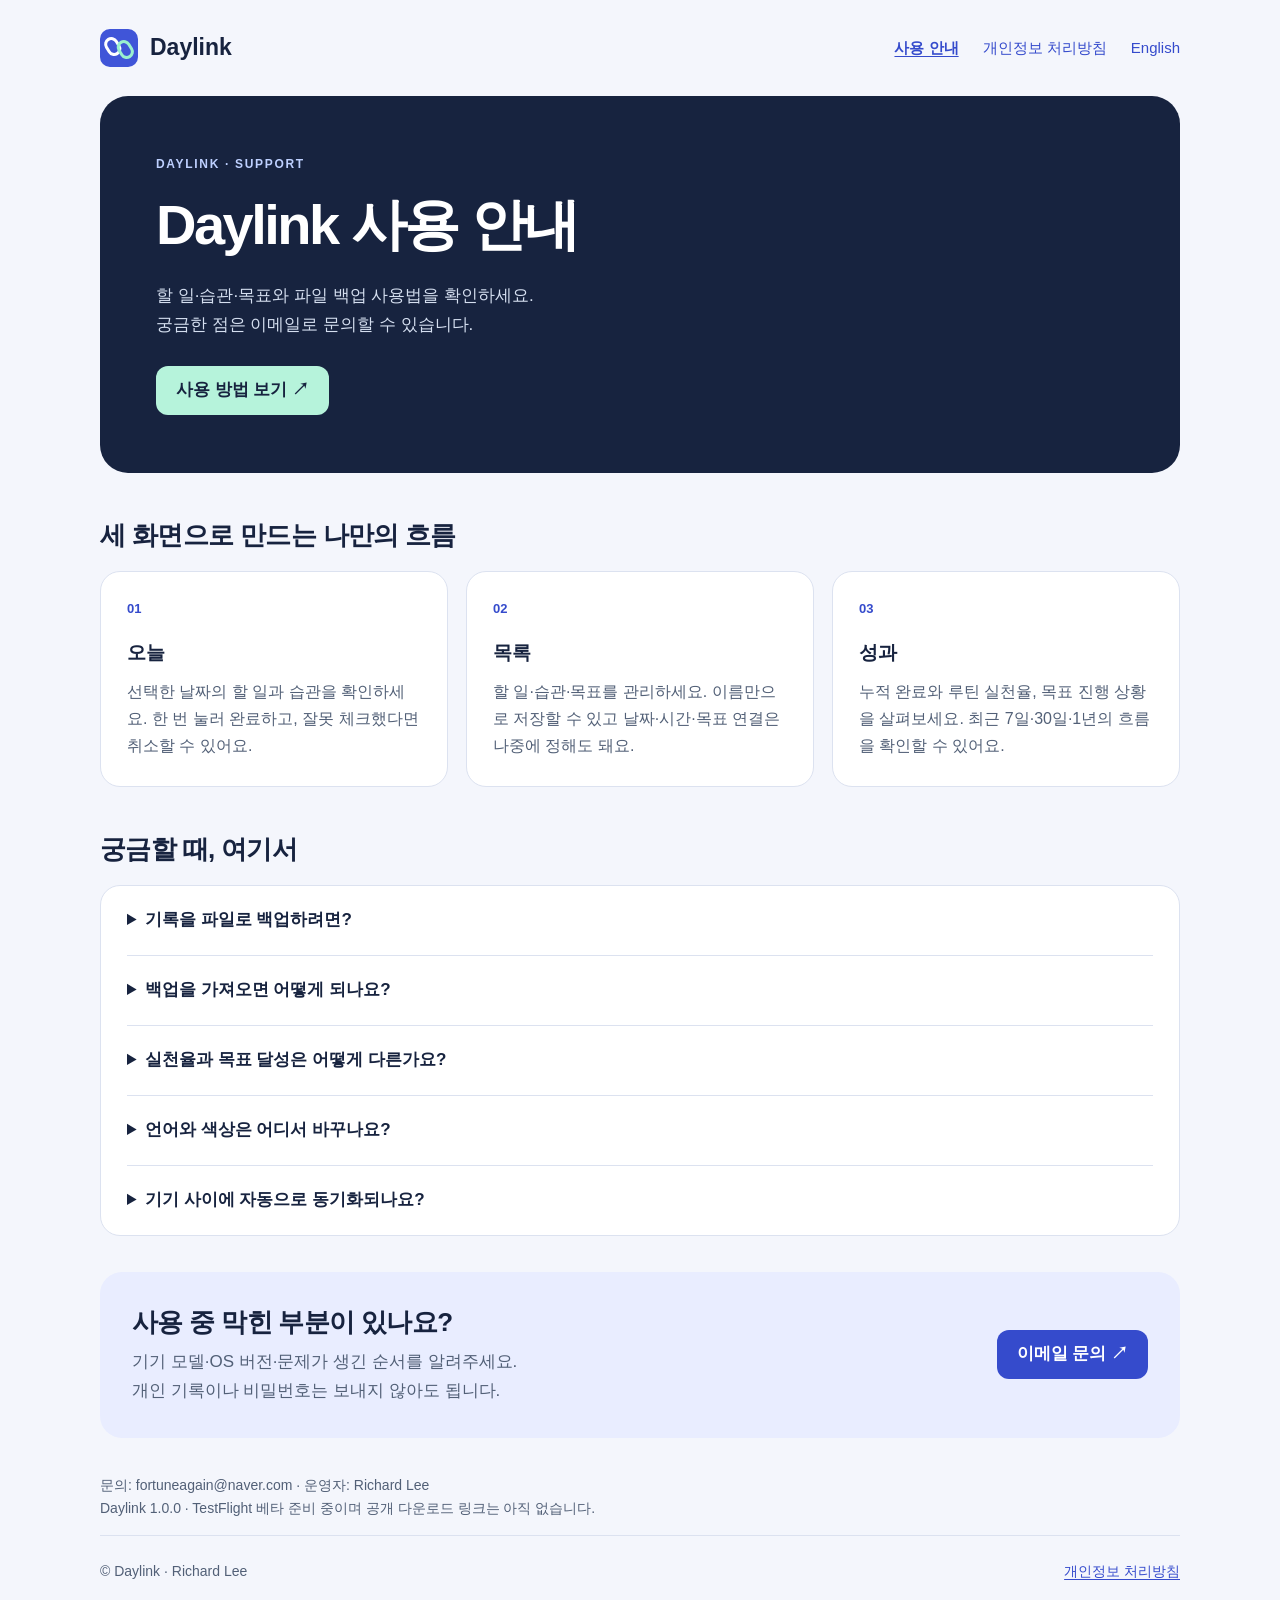
<file: index.html>
<!doctype html><html lang="ko"><head><meta charset="utf-8"><meta name="viewport" content="width=device-width,initial-scale=1"><meta name="description" content="Daylink 사용 안내, 파일 백업과 복원, 개인정보 처리방침을 확인하세요."><meta name="referrer" content="strict-origin-when-cross-origin"><title>Daylink — 사용 안내</title><link rel="icon" href="icon.svg" type="image/svg+xml"><link rel="stylesheet" href="styles.css"></head><body><a class="skip" href="#main">본문으로 이동</a><header><a class="brand" href="index.html" aria-label="Daylink 사용 안내"><svg viewBox="0 0 100 100" aria-hidden="true"><rect width="100" height="100" rx="26" fill="#4055d8"/><g transform="translate(50 50) rotate(-31.513)"><rect x="-27" y="-34" width="30" height="44" rx="15" fill="none" stroke="white" stroke-width="8"/><rect x="-3" y="-10" width="30" height="44" rx="15" fill="none" stroke="#9af0ce" stroke-width="8"/></g></svg><span>Daylink</span></a><nav aria-label="사이트 메뉴"><a href="index.html" aria-current="page">사용 안내</a><a href="privacy.html">개인정보 처리방침</a><a href="en/index.html" lang="en">English</a></nav></header><main id="main"><section class="hero"><div><p class="eyebrow">Daylink · Support</p><h1>Daylink 사용 안내</h1><p>할 일·습관·목표와 파일 백업 사용법을 확인하세요.<br>궁금한 점은 이메일로 문의할 수 있습니다.</p><a class="button" href="#guide">사용 방법 보기 ↗</a></div></section><section id="guide"><div class="section-head"><h2>세 화면으로 만드는 나만의 흐름</h2></div><div class="grid"><article class="card"><div class="number">01</div><h3>오늘</h3><p>선택한 날짜의 할 일과 습관을 확인하세요. 한 번 눌러 완료하고, 잘못 체크했다면 취소할 수 있어요.</p></article><article class="card"><div class="number">02</div><h3>목록</h3><p>할 일·습관·목표를 관리하세요. 이름만으로 저장할 수 있고 날짜·시간·목표 연결은 나중에 정해도 돼요.</p></article><article class="card"><div class="number">03</div><h3>성과</h3><p>누적 완료와 루틴 실천율, 목표 진행 상황을 살펴보세요. 최근 7일·30일·1년의 흐름을 확인할 수 있어요.</p></article></div></section><section><div class="section-head"><h2>궁금할 때, 여기서</h2></div><div class="faq"><details><summary>기록을 파일로 백업하려면?</summary><p>오른쪽 위 설정 → 백업과 복원 → 파일로 백업을 선택하세요. 파일 앱에서 저장할 폴더를 정한 뒤 JSON 파일을 보관하세요. 앱 삭제나 기기 변경 전에는 먼저 백업하는 것이 좋습니다.</p></details><details><summary>백업을 가져오면 어떻게 되나요?</summary><p>백업과 복원 → 백업 파일 가져오기에서 JSON 파일을 선택하세요. 내용 요약을 확인하고 복원하면 현재 기록이 교체됩니다. 취소하면 그대로 유지됩니다. 이전 기록 복구는 마지막 복원 직전 상태로 돌아갑니다. 현재 기록이 필요하면 먼저 새 백업을 저장하세요.</p></details><details><summary>실천율과 목표 달성은 어떻게 다른가요?</summary><p>루틴 실천율은 선택한 기간의 예정된 습관 수행 건 중 완료한 비율입니다. 목표 실천율은 연결된 행동의 수행 비율이며, 목표 자체를 완료로 표시하는 것과 구분합니다. 완료 취소는 집계에서 빠지고 날짜 이동은 중복 집계하지 않습니다. 미완료 경향은 예정된 요일·시간대이며 실제 실패 원인을 뜻하지 않습니다.</p></details><details><summary>언어와 색상은 어디서 바꾸나요?</summary><p>오른쪽 위 설정에서 바꿀 수 있습니다. 한국어·영어·일본어·중국어 간체·스페인어를 지원하며, 언어와 색상 선택은 기기에 저장됩니다.</p></details><details><summary>기기 사이에 자동으로 동기화되나요?</summary><p>현재 버전은 계정·광고·자동 동기화 없이 오프라인으로 작동합니다. 파일 백업과 복원으로 기록을 옮길 수 있습니다. 알림과 위젯은 아직 제공하지 않습니다.</p></details></div></section><section class="contact"><div><h2>사용 중 막힌 부분이 있나요?</h2><p>기기 모델·OS 버전·문제가 생긴 순서를 알려주세요.<br>개인 기록이나 비밀번호는 보내지 않아도 됩니다.</p></div><a class="button" href="mailto:fortuneagain@naver.com">이메일 문의 ↗</a></section><p class="small">문의: fortuneagain@naver.com · 운영자: Richard Lee<br>Daylink 1.0.0 · TestFlight 베타 준비 중이며 공개 다운로드 링크는 아직 없습니다.</p></main><footer><p>© Daylink · Richard Lee</p><a href="privacy.html">개인정보 처리방침</a></footer></body></html>
</file>
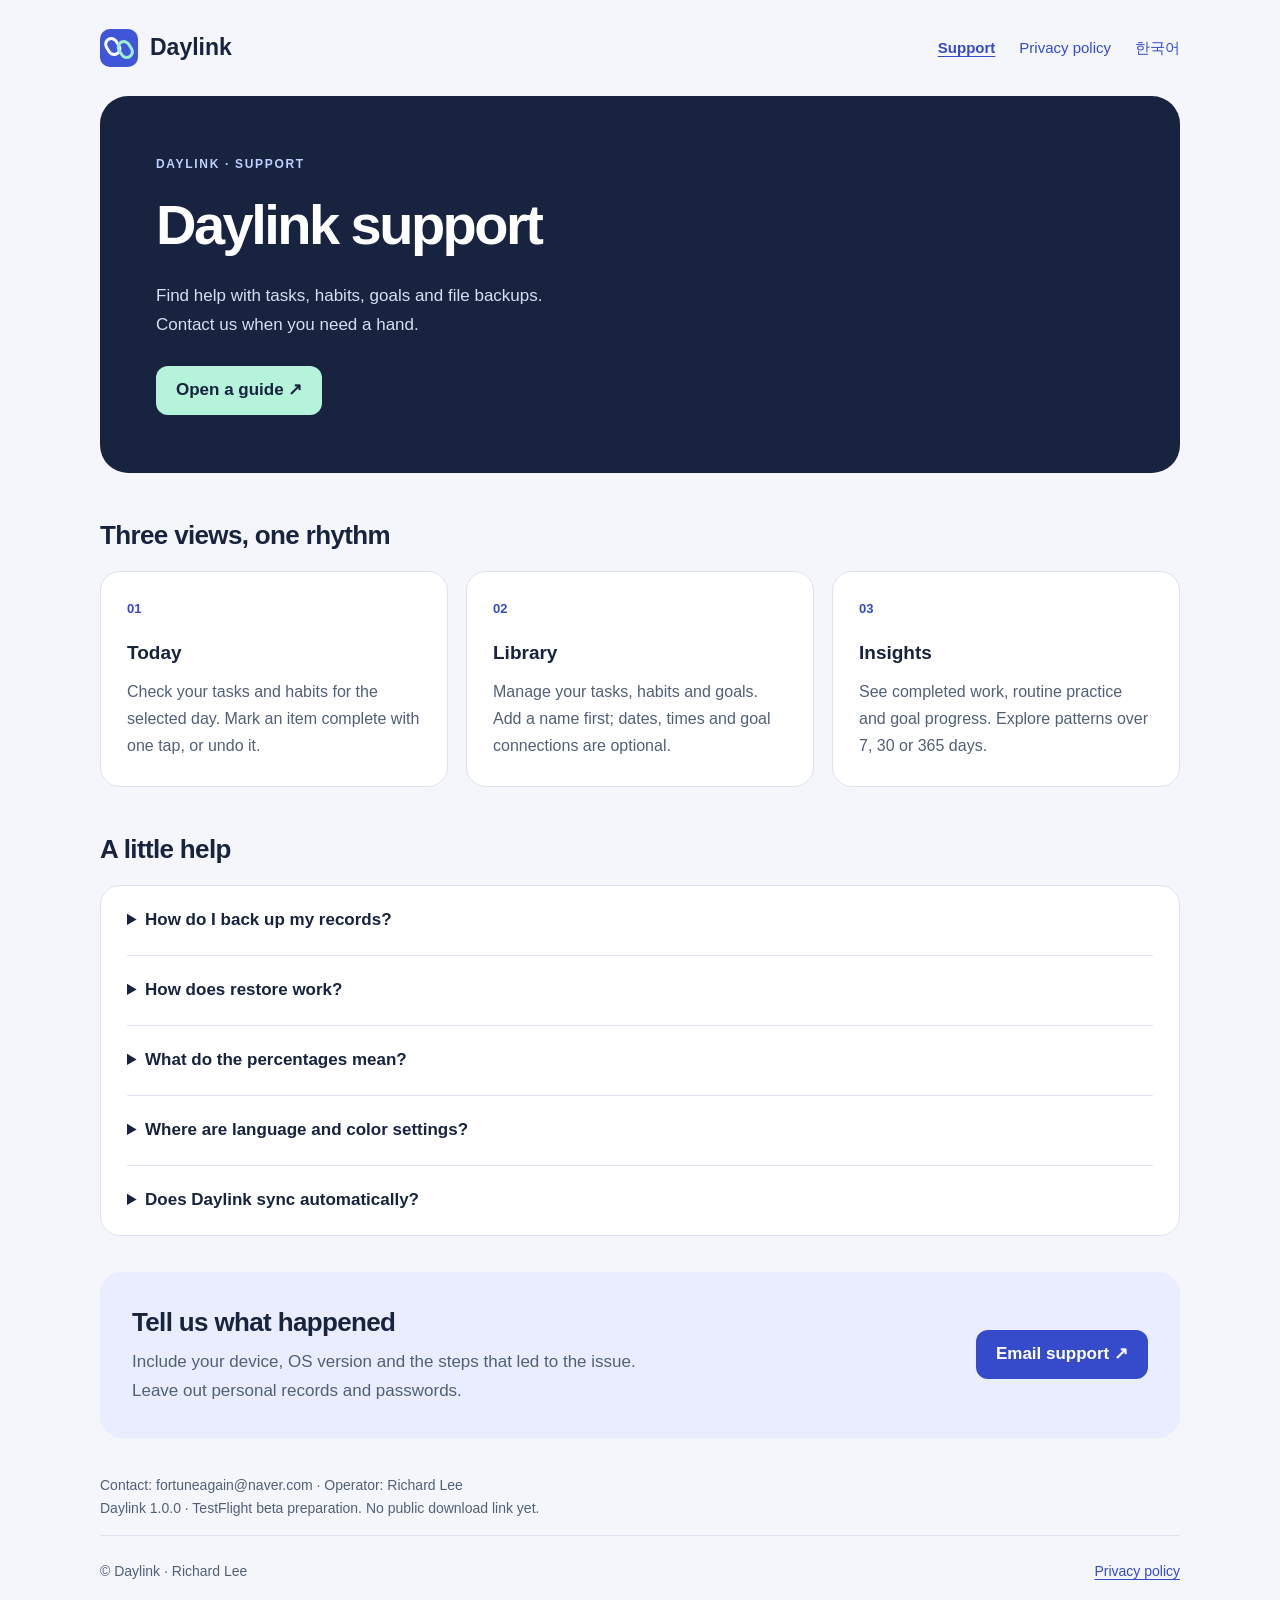
<file: en/index.html>
<!doctype html><html lang="en"><head><meta charset="utf-8"><meta name="viewport" content="width=device-width,initial-scale=1"><meta name="description" content="Daylink support, backup guidance and privacy information."><meta name="referrer" content="strict-origin-when-cross-origin"><title>Daylink — Support</title><link rel="icon" href="../icon.svg" type="image/svg+xml"><link rel="stylesheet" href="../styles.css"></head><body><a class="skip" href="#main">Skip to content</a><header><a class="brand" href="index.html" aria-label="Daylink support"><svg viewBox="0 0 100 100" aria-hidden="true"><rect width="100" height="100" rx="26" fill="#4055d8"/><g transform="translate(50 50) rotate(-31.513)"><rect x="-27" y="-34" width="30" height="44" rx="15" fill="none" stroke="white" stroke-width="8"/><rect x="-3" y="-10" width="30" height="44" rx="15" fill="none" stroke="#9af0ce" stroke-width="8"/></g></svg><span>Daylink</span></a><nav aria-label="Site navigation"><a href="index.html" aria-current="page">Support</a><a href="privacy.html">Privacy policy</a><a href="../index.html" lang="ko">한국어</a></nav></header><main id="main"><section class="hero"><div><p class="eyebrow">Daylink · Support</p><h1>Daylink support</h1><p>Find help with tasks, habits, goals and file backups.<br>Contact us when you need a hand.</p><a class="button" href="#guide">Open a guide ↗</a></div></section><section id="guide"><div class="section-head"><h2>Three views, one rhythm</h2></div><div class="grid"><article class="card"><div class="number">01</div><h3>Today</h3><p>Check your tasks and habits for the selected day. Mark an item complete with one tap, or undo it.</p></article><article class="card"><div class="number">02</div><h3>Library</h3><p>Manage your tasks, habits and goals. Add a name first; dates, times and goal connections are optional.</p></article><article class="card"><div class="number">03</div><h3>Insights</h3><p>See completed work, routine practice and goal progress. Explore patterns over 7, 30 or 365 days.</p></article></div></section><section><div class="section-head"><h2>A little help</h2></div><div class="faq"><details><summary>How do I back up my records?</summary><p>Open Settings → Backup and restore → Save backup file. Choose a folder in Files and keep the JSON file somewhere you trust. Back up before deleting the app or moving to a new device.</p></details><details><summary>How does restore work?</summary><p>Open Backup and restore → Import backup file. Review the file summary before replacing your current records. Canceling leaves your records as they are. Recover previous records returns to the state before the last restore. If your current records matter, export a fresh backup first.</p></details><details><summary>What do the percentages mean?</summary><p>Routine practice is completed habit occurrences divided by planned habit occurrences in the selected period. Goal practice measures linked actions; it is separate from marking the goal itself achieved. Undo removes a completion from the count, and moving a task does not count it twice. Patterns describe scheduled days and times, not the reasons behind missed actions.</p></details><details><summary>Where are language and color settings?</summary><p>Use the settings button at the top right. Daylink supports Korean, English, Japanese, Simplified Chinese and Spanish. Language and color choices are saved on the device.</p></details><details><summary>Does Daylink sync automatically?</summary><p>This release works offline, without an account, advertising or automatic sync. You can transfer records with file backup and restore. Notifications and widgets are not available in this version.</p></details></div></section><section class="contact"><div><h2>Tell us what happened</h2><p>Include your device, OS version and the steps that led to the issue.<br>Leave out personal records and passwords.</p></div><a class="button" href="mailto:fortuneagain@naver.com">Email support ↗</a></section><p class="small">Contact: fortuneagain@naver.com · Operator: Richard Lee<br>Daylink 1.0.0 · TestFlight beta preparation. No public download link yet.</p></main><footer><p>© Daylink · Richard Lee</p><a href="privacy.html">Privacy policy</a></footer></body></html>
</file>
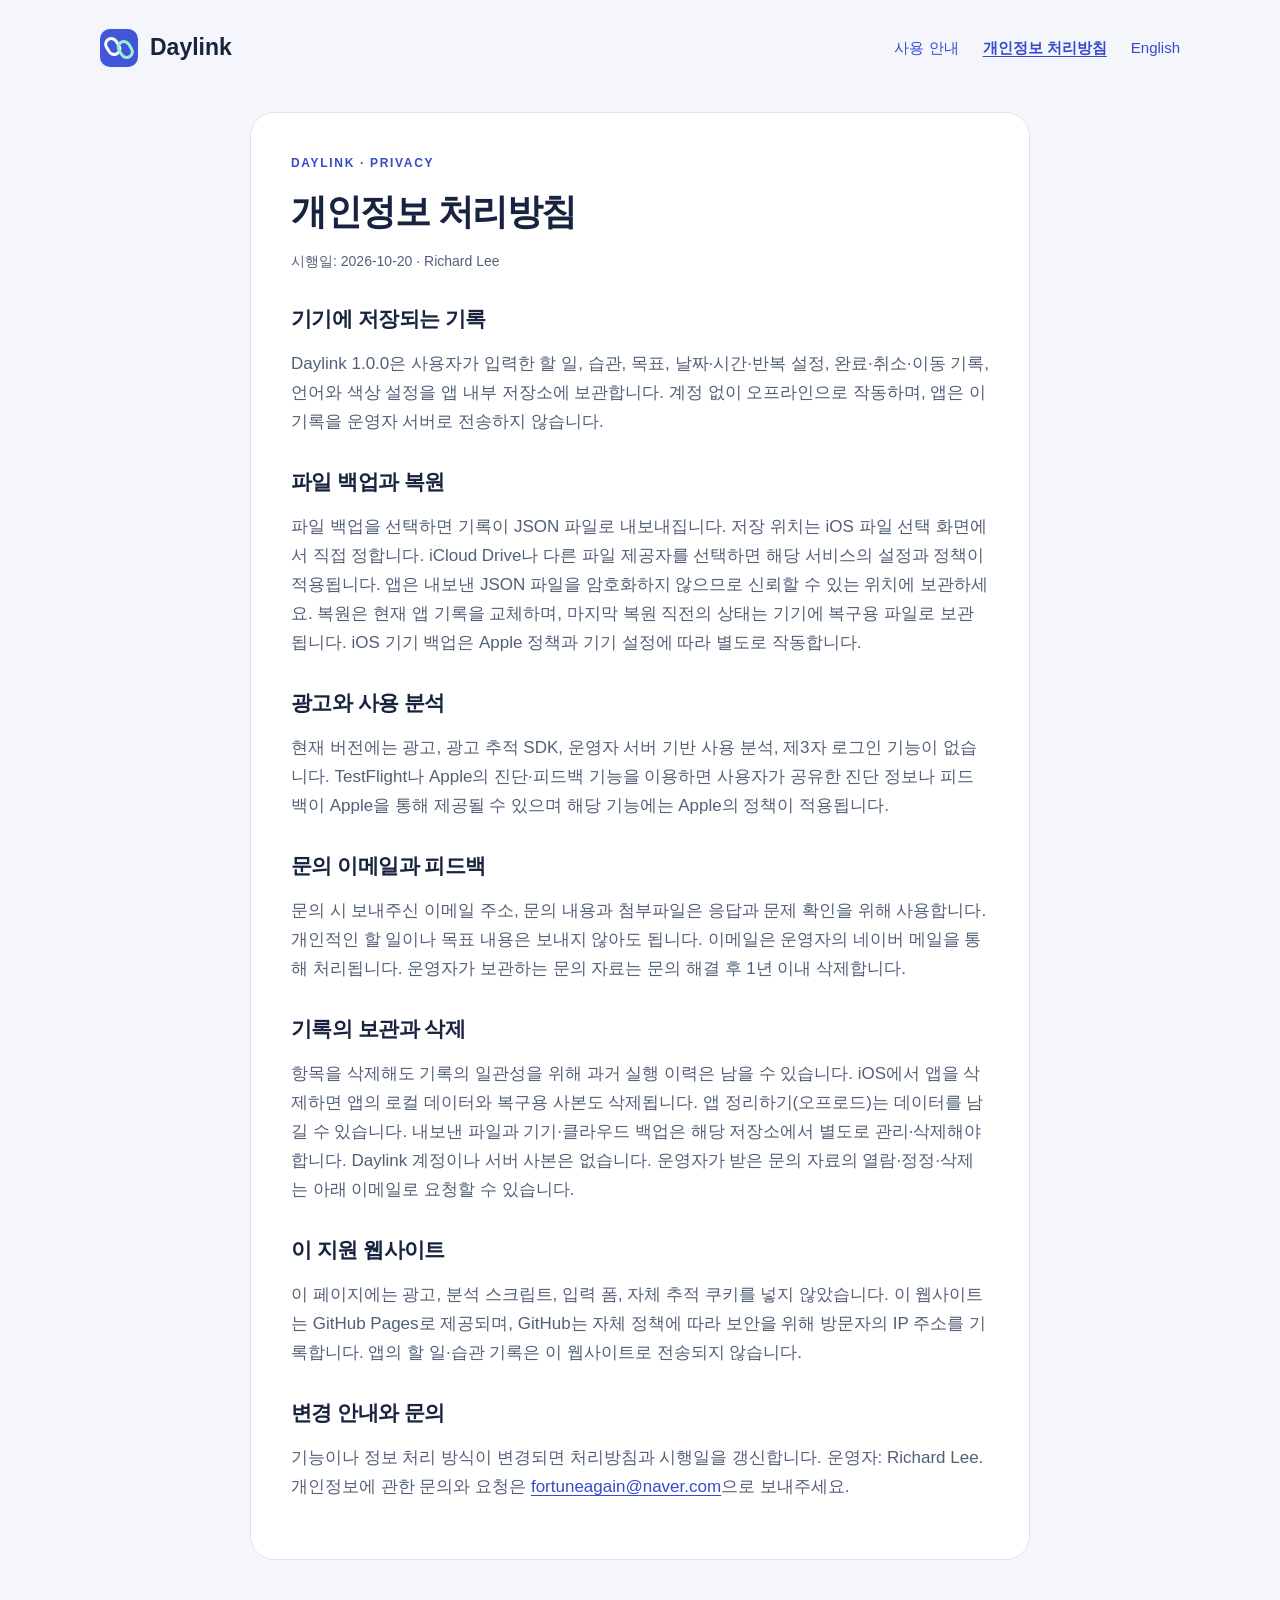
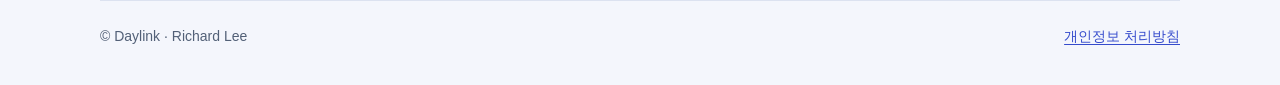
<file: privacy.html>
<!doctype html><html lang="ko"><head><meta charset="utf-8"><meta name="viewport" content="width=device-width,initial-scale=1"><meta name="description" content="Daylink 사용 안내, 파일 백업과 복원, 개인정보 처리방침을 확인하세요."><meta name="referrer" content="strict-origin-when-cross-origin"><title>Daylink — 개인정보 처리방침</title><link rel="icon" href="icon.svg" type="image/svg+xml"><link rel="stylesheet" href="styles.css"></head><body><a class="skip" href="#main">본문으로 이동</a><header><a class="brand" href="index.html" aria-label="Daylink 사용 안내"><svg viewBox="0 0 100 100" aria-hidden="true"><rect width="100" height="100" rx="26" fill="#4055d8"/><g transform="translate(50 50) rotate(-31.513)"><rect x="-27" y="-34" width="30" height="44" rx="15" fill="none" stroke="white" stroke-width="8"/><rect x="-3" y="-10" width="30" height="44" rx="15" fill="none" stroke="#9af0ce" stroke-width="8"/></g></svg><span>Daylink</span></a><nav aria-label="사이트 메뉴"><a href="index.html">사용 안내</a><a href="privacy.html" aria-current="page">개인정보 처리방침</a><a href="en/privacy.html" lang="en">English</a></nav></header><main id="main"><article class="policy"><p class="eyebrow" style="color:var(--blue)">Daylink · Privacy</p><h1>개인정보 처리방침</h1><p class="small">시행일: 2026-10-20 · Richard Lee</p><section><h2>기기에 저장되는 기록</h2><p>Daylink 1.0.0은 사용자가 입력한 할 일, 습관, 목표, 날짜·시간·반복 설정, 완료·취소·이동 기록, 언어와 색상 설정을 앱 내부 저장소에 보관합니다. 계정 없이 오프라인으로 작동하며, 앱은 이 기록을 운영자 서버로 전송하지 않습니다.</p></section><section><h2>파일 백업과 복원</h2><p>파일 백업을 선택하면 기록이 JSON 파일로 내보내집니다. 저장 위치는 iOS 파일 선택 화면에서 직접 정합니다. iCloud Drive나 다른 파일 제공자를 선택하면 해당 서비스의 설정과 정책이 적용됩니다. 앱은 내보낸 JSON 파일을 암호화하지 않으므로 신뢰할 수 있는 위치에 보관하세요. 복원은 현재 앱 기록을 교체하며, 마지막 복원 직전의 상태는 기기에 복구용 파일로 보관됩니다. iOS 기기 백업은 Apple 정책과 기기 설정에 따라 별도로 작동합니다.</p></section><section><h2>광고와 사용 분석</h2><p>현재 버전에는 광고, 광고 추적 SDK, 운영자 서버 기반 사용 분석, 제3자 로그인 기능이 없습니다. TestFlight나 Apple의 진단·피드백 기능을 이용하면 사용자가 공유한 진단 정보나 피드백이 Apple을 통해 제공될 수 있으며 해당 기능에는 Apple의 정책이 적용됩니다.</p></section><section><h2>문의 이메일과 피드백</h2><p>문의 시 보내주신 이메일 주소, 문의 내용과 첨부파일은 응답과 문제 확인을 위해 사용합니다. 개인적인 할 일이나 목표 내용은 보내지 않아도 됩니다. 이메일은 운영자의 네이버 메일을 통해 처리됩니다. 운영자가 보관하는 문의 자료는 문의 해결 후 1년 이내 삭제합니다.</p></section><section><h2>기록의 보관과 삭제</h2><p>항목을 삭제해도 기록의 일관성을 위해 과거 실행 이력은 남을 수 있습니다. iOS에서 앱을 삭제하면 앱의 로컬 데이터와 복구용 사본도 삭제됩니다. 앱 정리하기(오프로드)는 데이터를 남길 수 있습니다. 내보낸 파일과 기기·클라우드 백업은 해당 저장소에서 별도로 관리·삭제해야 합니다. Daylink 계정이나 서버 사본은 없습니다. 운영자가 받은 문의 자료의 열람·정정·삭제는 아래 이메일로 요청할 수 있습니다.</p></section><section><h2>이 지원 웹사이트</h2><p>이 페이지에는 광고, 분석 스크립트, 입력 폼, 자체 추적 쿠키를 넣지 않았습니다. 이 웹사이트는 GitHub Pages로 제공되며, GitHub는 자체 정책에 따라 보안을 위해 방문자의 IP 주소를 기록합니다. 앱의 할 일·습관 기록은 이 웹사이트로 전송되지 않습니다.</p></section><section><h2>변경 안내와 문의</h2><p>기능이나 정보 처리 방식이 변경되면 처리방침과 시행일을 갱신합니다. 운영자: Richard Lee. 개인정보에 관한 문의와 요청은 <a href="mailto:fortuneagain@naver.com">fortuneagain@naver.com</a>으로 보내주세요.</p></section></article></main><footer><p>© Daylink · Richard Lee</p><a href="privacy.html">개인정보 처리방침</a></footer></body></html>
</file>
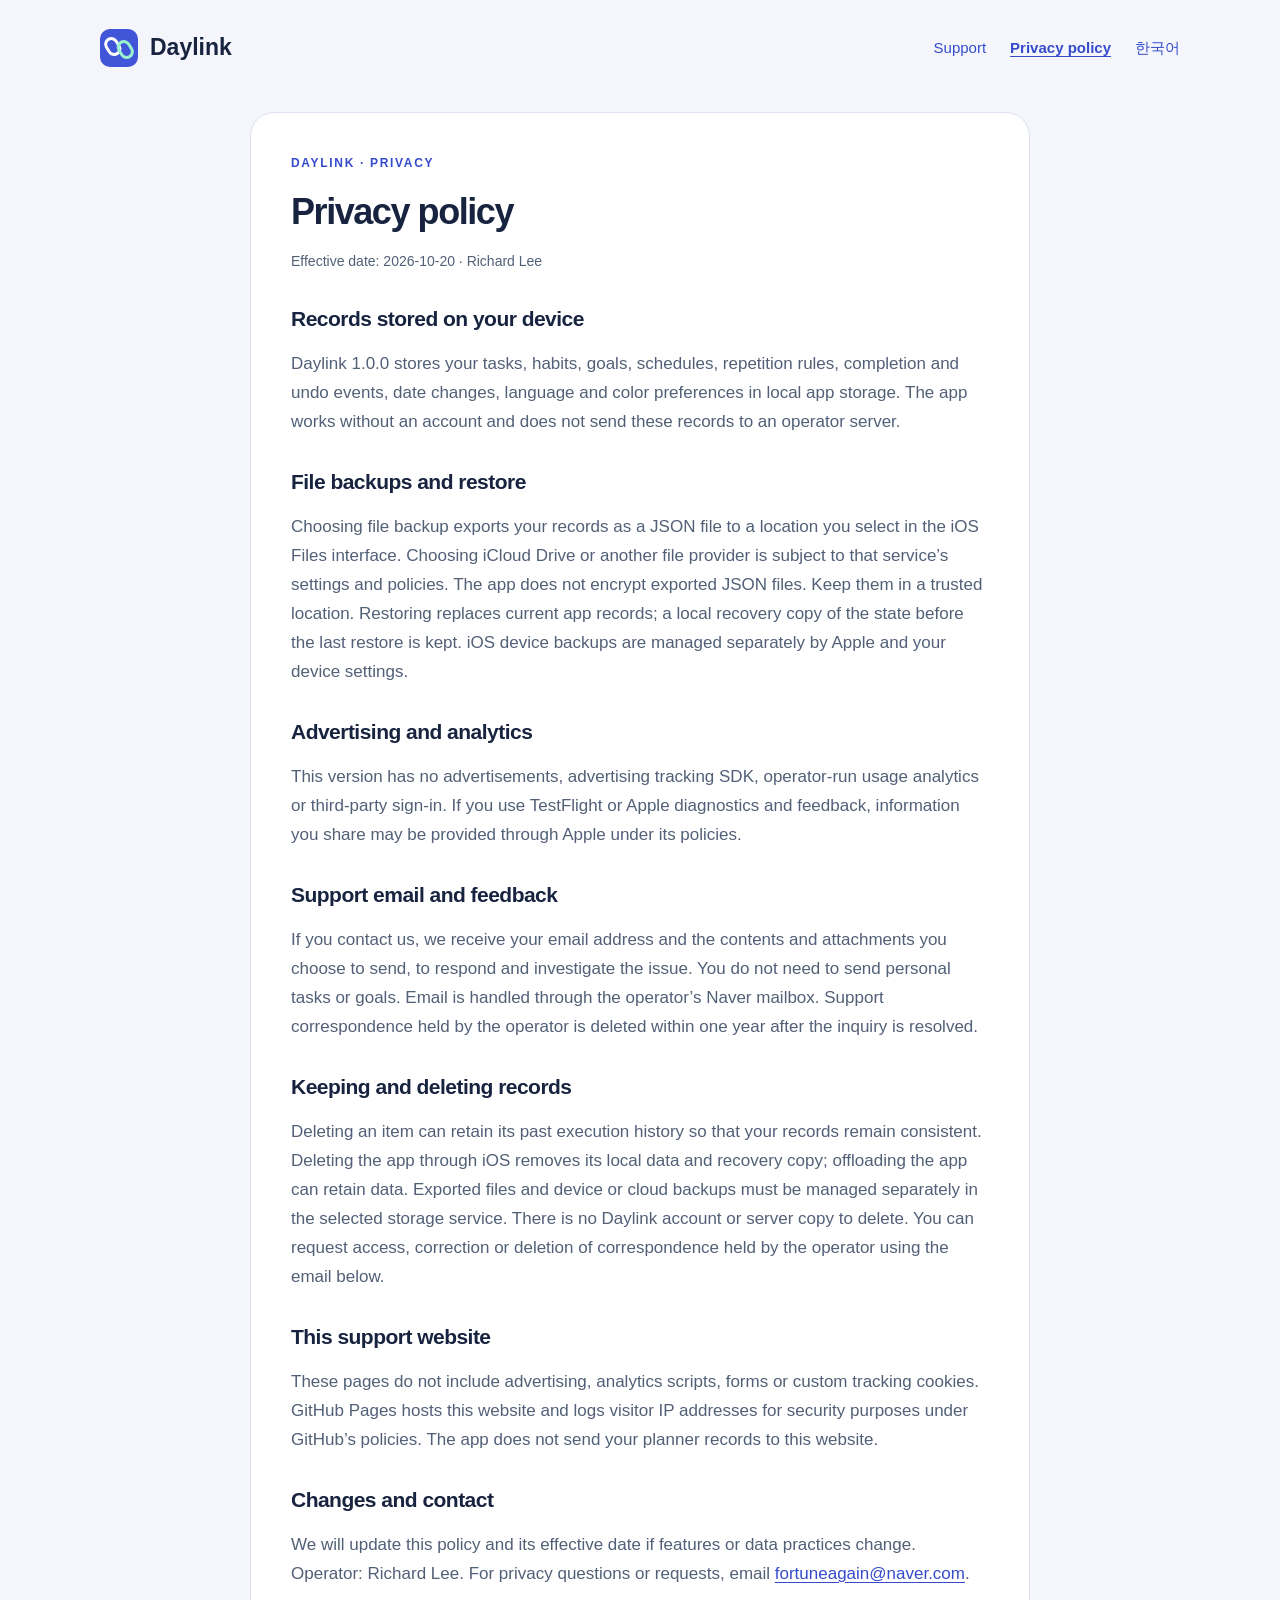
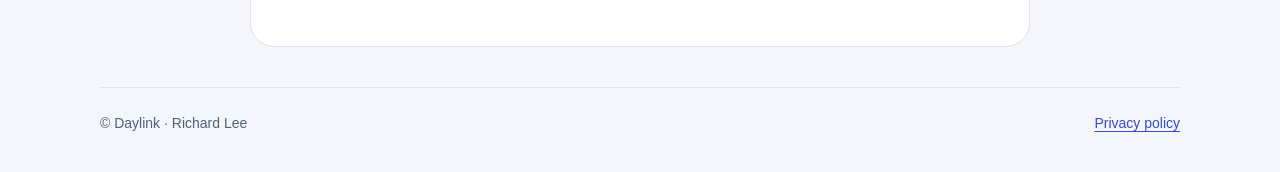
<file: en/privacy.html>
<!doctype html><html lang="en"><head><meta charset="utf-8"><meta name="viewport" content="width=device-width,initial-scale=1"><meta name="description" content="Daylink support, backup guidance and privacy information."><meta name="referrer" content="strict-origin-when-cross-origin"><title>Daylink — Privacy policy</title><link rel="icon" href="../icon.svg" type="image/svg+xml"><link rel="stylesheet" href="../styles.css"></head><body><a class="skip" href="#main">Skip to content</a><header><a class="brand" href="index.html" aria-label="Daylink support"><svg viewBox="0 0 100 100" aria-hidden="true"><rect width="100" height="100" rx="26" fill="#4055d8"/><g transform="translate(50 50) rotate(-31.513)"><rect x="-27" y="-34" width="30" height="44" rx="15" fill="none" stroke="white" stroke-width="8"/><rect x="-3" y="-10" width="30" height="44" rx="15" fill="none" stroke="#9af0ce" stroke-width="8"/></g></svg><span>Daylink</span></a><nav aria-label="Site navigation"><a href="index.html">Support</a><a href="privacy.html" aria-current="page">Privacy policy</a><a href="../privacy.html" lang="ko">한국어</a></nav></header><main id="main"><article class="policy"><p class="eyebrow" style="color:var(--blue)">Daylink · Privacy</p><h1>Privacy policy</h1><p class="small">Effective date: 2026-10-20 · Richard Lee</p><section><h2>Records stored on your device</h2><p>Daylink 1.0.0 stores your tasks, habits, goals, schedules, repetition rules, completion and undo events, date changes, language and color preferences in local app storage. The app works without an account and does not send these records to an operator server.</p></section><section><h2>File backups and restore</h2><p>Choosing file backup exports your records as a JSON file to a location you select in the iOS Files interface. Choosing iCloud Drive or another file provider is subject to that service’s settings and policies. The app does not encrypt exported JSON files. Keep them in a trusted location. Restoring replaces current app records; a local recovery copy of the state before the last restore is kept. iOS device backups are managed separately by Apple and your device settings.</p></section><section><h2>Advertising and analytics</h2><p>This version has no advertisements, advertising tracking SDK, operator-run usage analytics or third-party sign-in. If you use TestFlight or Apple diagnostics and feedback, information you share may be provided through Apple under its policies.</p></section><section><h2>Support email and feedback</h2><p>If you contact us, we receive your email address and the contents and attachments you choose to send, to respond and investigate the issue. You do not need to send personal tasks or goals. Email is handled through the operator’s Naver mailbox. Support correspondence held by the operator is deleted within one year after the inquiry is resolved.</p></section><section><h2>Keeping and deleting records</h2><p>Deleting an item can retain its past execution history so that your records remain consistent. Deleting the app through iOS removes its local data and recovery copy; offloading the app can retain data. Exported files and device or cloud backups must be managed separately in the selected storage service. There is no Daylink account or server copy to delete. You can request access, correction or deletion of correspondence held by the operator using the email below.</p></section><section><h2>This support website</h2><p>These pages do not include advertising, analytics scripts, forms or custom tracking cookies. GitHub Pages hosts this website and logs visitor IP addresses for security purposes under GitHub’s policies. The app does not send your planner records to this website.</p></section><section><h2>Changes and contact</h2><p>We will update this policy and its effective date if features or data practices change. Operator: Richard Lee. For privacy questions or requests, email <a href="mailto:fortuneagain@naver.com">fortuneagain@naver.com</a>.</p></section></article></main><footer><p>© Daylink · Richard Lee</p><a href="privacy.html">Privacy policy</a></footer></body></html>
</file>
<file: styles.css>
:root{--ink:#17233f;--muted:#526077;--blue:#354bcc;--light:#f4f6fc;--line:#dce2f0;--mint:#b6f3db;font-family:-apple-system,BlinkMacSystemFont,"Apple SD Gothic Neo","Segoe UI",sans-serif;color:var(--ink);font-size:17px;line-height:1.7;background:var(--light)}
*{box-sizing:border-box}body{margin:0}a{color:var(--blue);text-underline-offset:.2em}a:hover{text-decoration-thickness:2px}a:focus-visible,summary:focus-visible{outline:3px solid #f3a34e;outline-offset:4px}button,a,summary{-webkit-tap-highlight-color:transparent}svg{display:block}header,main,footer{width:min(1080px,calc(100% - 48px));margin:auto}.skip{position:absolute;top:-90px;left:12px;background:white;padding:12px;z-index:4}.skip:focus{top:12px}header{display:flex;align-items:center;justify-content:space-between;gap:20px;padding:26px 0}.brand{display:flex;align-items:center;gap:12px;color:var(--ink);font-size:23px;font-weight:650;text-decoration:none}.brand svg{width:38px;height:38px}nav{display:flex;gap:24px;align-items:center;flex-wrap:wrap}nav a{display:inline-flex;min-height:44px;align-items:center;font-size:15px;text-decoration:none}nav a[aria-current=page]{font-weight:650;text-decoration:underline}.hero{background:#17233f;color:white;border-radius:28px;padding:58px 56px;display:grid;grid-template-columns:1fr;gap:24px;align-items:center;overflow:hidden}.eyebrow{text-transform:uppercase;letter-spacing:.14em;font-size:12px;font-weight:650;color:#bed0ff;margin:0 0 16px}.hero h1{font-size:clamp(36px,5vw,56px);line-height:1.25;letter-spacing:-.045em;font-weight:650;margin:0 0 22px;word-break:keep-all}.hero p:not(.eyebrow){color:#d5dff0;max-width:32em;margin:0 0 26px}.hero .button{color:var(--ink);background:var(--mint);border:none}.button{display:inline-flex;justify-content:center;align-items:center;min-height:48px;border-radius:12px;padding:10px 20px;font-weight:600;text-decoration:none;background:var(--blue);color:white}.art{display:grid;place-items:center}.art svg{width:min(230px,90%);filter:drop-shadow(0 18px 28px #080f2370);transform:rotate(8deg)}.section-head{display:flex;justify-content:space-between;align-items:baseline;gap:20px;margin:44px 0 18px}h2{font-size:26px;line-height:1.4;letter-spacing:-.025em;font-weight:650;margin:0}h3{font-size:19px;line-height:1.45;margin:0 0 12px;font-weight:650}.grid{display:grid;grid-template-columns:repeat(3,1fr);gap:18px}.card{border:1px solid var(--line);border-radius:20px;background:#fff;padding:26px}.card .number{font-size:13px;font-weight:650;color:var(--blue);margin-bottom:18px}.card p{font-size:16px;color:var(--muted);margin:0}.card a{display:inline-flex;align-items:center;min-height:44px;margin-top:12px}.faq{margin-top:18px;background:white;border:1px solid var(--line);border-radius:20px;padding:0 26px}details+details{border-top:1px solid var(--line)}summary{cursor:pointer;padding:20px 0;min-height:56px;font-weight:600}details p{margin:0 0 22px;color:var(--muted);max-width:55em}.contact{background:#e9edff;border-radius:22px;padding:32px;margin:36px 0;display:flex;justify-content:space-between;align-items:center;gap:24px}.contact p{margin:8px 0 0;color:var(--muted)}.contact a{white-space:normal;overflow-wrap:anywhere}.small{font-size:14px;color:var(--muted)}footer{padding:24px 0 36px;border-top:1px solid var(--line);display:flex;justify-content:space-between;gap:24px;flex-wrap:wrap;font-size:14px;color:var(--muted)}footer p{margin:0}.policy{max-width:780px;background:white;border:1px solid var(--line);border-radius:24px;padding:40px;margin:16px auto 40px}.policy h1{font-size:36px;line-height:1.3;letter-spacing:-.04em;margin:0 0 14px}.policy h2{font-size:21px;margin:30px 0 10px}.policy p,.policy li{color:var(--muted)}.policy ul{padding-left:22px}.notice{padding:14px 18px;background:#fff2db;border:1px solid #d4ad6d;border-radius:12px;font-size:14px;line-height:1.6;margin-bottom:24px}.policy .notice{color:#654916}.lead{color:var(--muted)}
@media(max-width:760px){header,main,footer{width:calc(100% - 32px)}header{align-items:flex-start;gap:14px}nav{gap:12px;justify-content:flex-end}nav a{font-size:13px}.hero{grid-template-columns:1fr;padding:34px 26px;gap:30px;border-radius:22px}.hero h1{font-size:38px}.art{display:none}.grid{grid-template-columns:1fr}.section-head{margin-top:32px}.contact{display:block;padding:26px}.contact .button{margin-top:20px}.policy{padding:26px 22px}.policy h1{font-size:30px}.card{padding:24px}.faq{padding:0 22px}}
@media(max-width:390px){header{flex-wrap:wrap}nav{justify-content:flex-start;width:100%}.hero h1{font-size:34px}}@media(prefers-reduced-motion:reduce){*{scroll-behavior:auto}}
</file>
